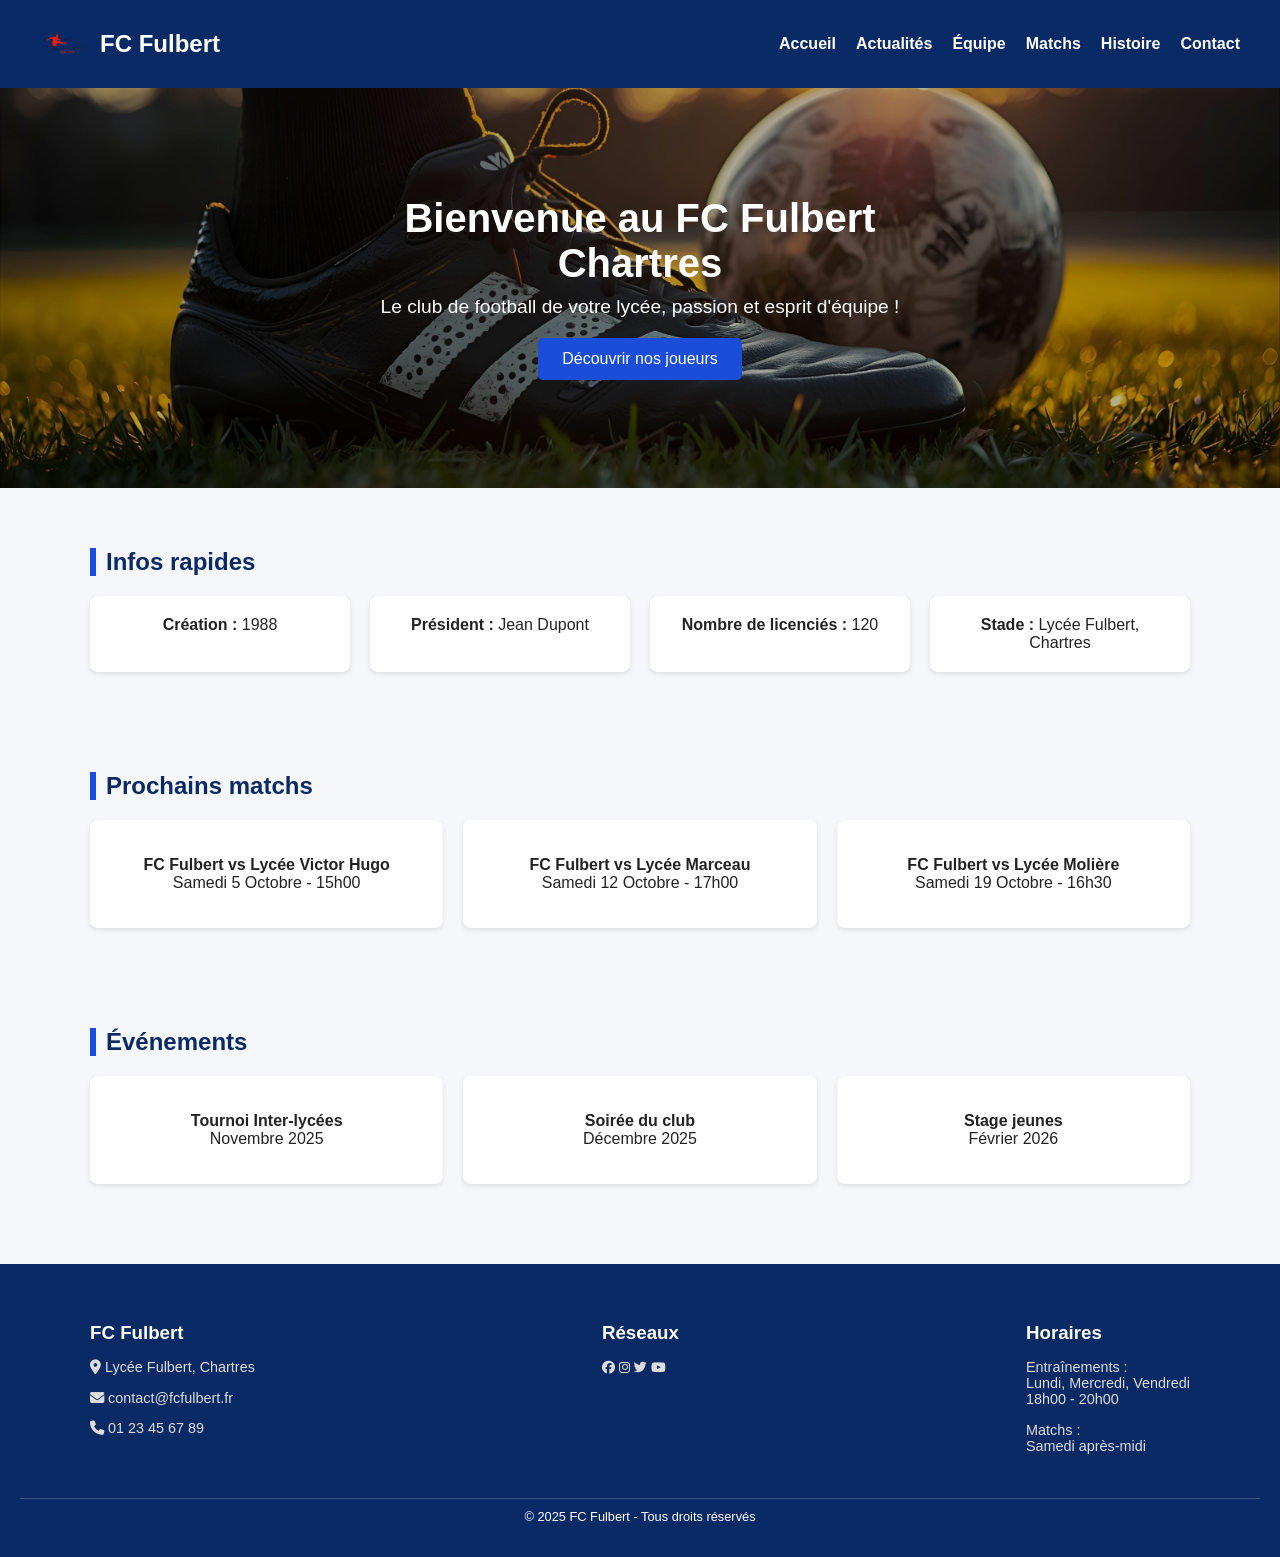
<file: index.html>
<!DOCTYPE html>
<html lang="fr">
<head>
  <meta charset="UTF-8">
  <meta name="viewport" content="width=device-width, initial-scale=1.0">
  <title>FC Fulbert - Accueil</title>
  <link rel="stylesheet" href="./pages/assets/css/style.css">
  <link rel="icon" href="./pages/assets/image/logo.png" type="image/png">
  <!-- Icônes Font Awesome -->
  <link rel="stylesheet" href="https://cdnjs.cloudflare.com/ajax/libs/font-awesome/6.5.0/css/all.min.css">
</head>
<body>

  <!-- Navigation -->
  <nav>
    <div class="logo">
      <img src="./pages/assets/image/logo.png" alt="Logo FC Fulbert">
      <h1>FC Fulbert</h1>
    </div>
    <ul>
      <li><a href="./index.html">Accueil</a></li>
      <li><a href="./pages/actualites.html">Actualités</a></li>
      <li><a href="./pages/equipe.html">Équipe</a></li>
      <li><a href="./pages/matchs.html">Matchs</a></li>
      <li><a href="./pages/histoire.html">Histoire</a></li>
      <li><a href="./pages/contact.html">Contact</a></li>
    </ul>
  </nav>

  <!-- Bannière avec image -->
  <div class="banner">
    <img src="./pages/assets/image/banniere.jpg" alt="Bannière FC Fulbert">
    <div class="banner-text">
      <h1>Bienvenue au FC Fulbert Chartres</h1>
      <p>Le club de football de votre lycée, passion et esprit d'équipe !</p>
      <button>Découvrir nos joueurs</button>
    </div>
  </div>

  <!-- Infos rapides -->
  <section>
    <h2>Infos rapides</h2>
    <div class="info-grid">
      <div class="card"><strong>Création :</strong> 1988</div>
      <div class="card"><strong>Président :</strong> Jean Dupont</div>
      <div class="card"><strong>Nombre de licenciés :</strong> 120</div>
      <div class="card"><strong>Stade :</strong> Lycée Fulbert, Chartres</div>
    </div>
  </section>

  <!-- Prochains matchs -->
  <section>
    <h2>Prochains matchs</h2>
    <div class="cards-grid">
      <div class="card"><p><strong>FC Fulbert vs Lycée Victor Hugo</strong><br> Samedi 5 Octobre - 15h00</p></div>
      <div class="card"><p><strong>FC Fulbert vs Lycée Marceau</strong><br> Samedi 12 Octobre - 17h00</p></div>
      <div class="card"><p><strong>FC Fulbert vs Lycée Molière</strong><br> Samedi 19 Octobre - 16h30</p></div>
    </div>
  </section>

  <!-- Événements -->
  <section>
    <h2>Événements</h2>
    <div class="cards-grid">
      <div class="card"><p><strong>Tournoi Inter-lycées</strong><br> Novembre 2025</p></div>
      <div class="card"><p><strong>Soirée du club</strong><br> Décembre 2025</p></div>
      <div class="card"><p><strong>Stage jeunes</strong><br> Février 2026</p></div>
    </div>
  </section>

  <!-- Footer -->
  <footer>
    <div class="footer-container">
      <div class="footer-section">
        <h3>FC Fulbert</h3>
        <p><i class="fas fa-location-dot"></i> Lycée Fulbert, Chartres</p>
        <p><i class="fas fa-envelope"></i> contact@fcfulbert.fr</p>
        <p><i class="fas fa-phone"></i> 01 23 45 67 89</p>
      </div>
      <div class="footer-section">
        <h3>Réseaux</h3>
        <p>
          <a href="#"><i class="fab fa-facebook"></i></a>
          <a href="#"><i class="fab fa-instagram"></i></a>
          <a href="#"><i class="fab fa-twitter"></i></a>
          <a href="#"><i class="fab fa-youtube"></i></a>
        </p>
      </div>
      <div class="footer-section">
        <h3>Horaires</h3>
        <p>Entraînements : <br>Lundi, Mercredi, Vendredi<br>18h00 - 20h00</p>
        <p>Matchs : <br>Samedi après-midi</p>
      </div>
    </div>
    <p class="footer-bottom">© 2025 FC Fulbert - Tous droits réservés</p>
  </footer>

</body>
</html>
</file>
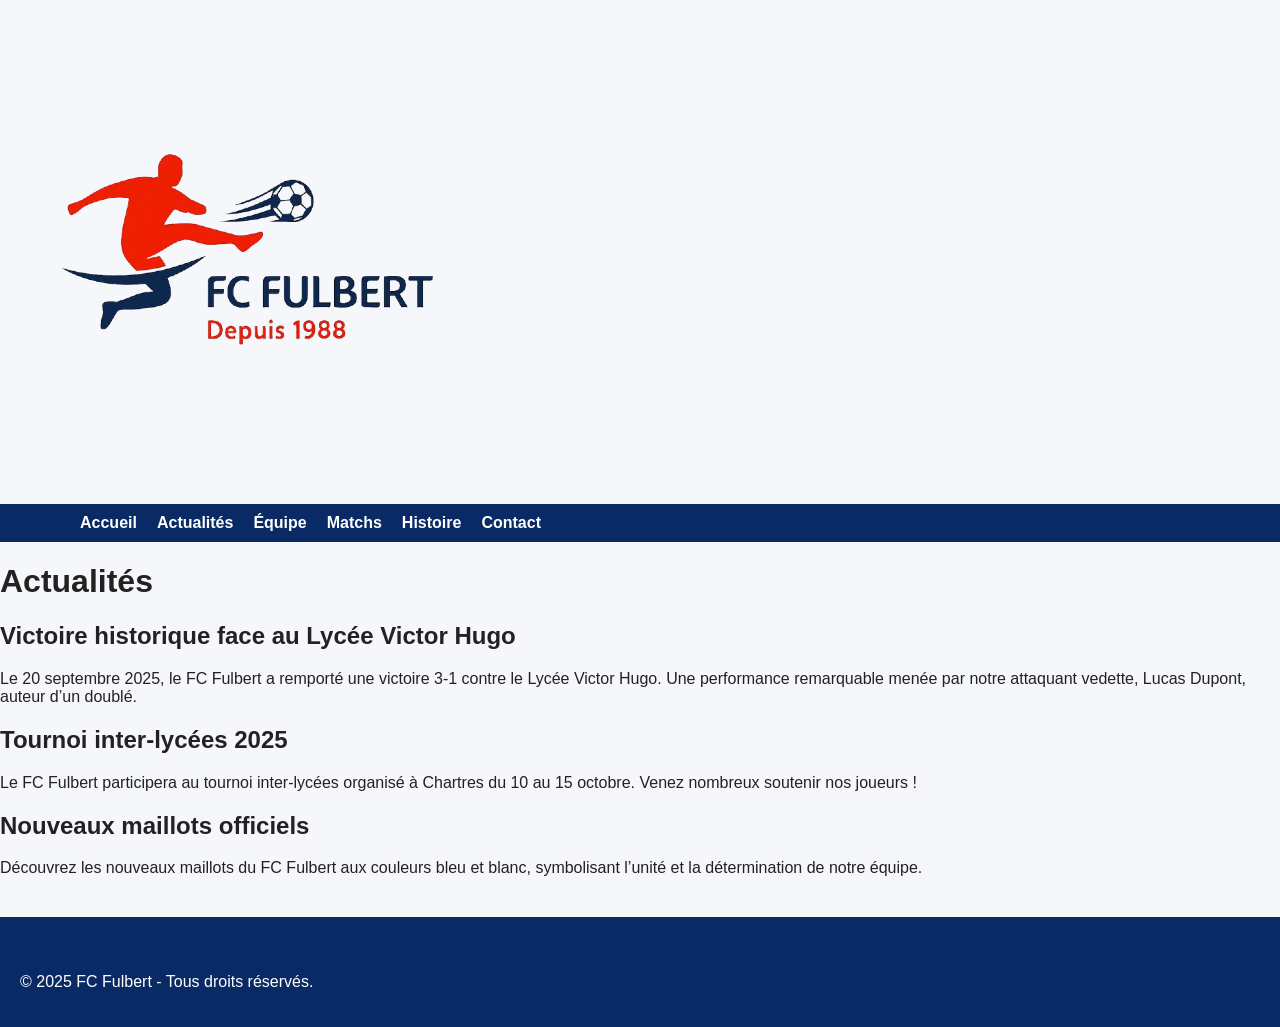
<file: pages/actualites.html>
<!DOCTYPE html>
<html lang="fr">
<head>
  <meta charset="UTF-8">
  <meta name="viewport" content="width=device-width, initial-scale=1.0">
  <title>FC Fulbert - Actualités</title>
  <link rel="stylesheet" href="./assets/css/style.css">
  <link rel="icon" href="./assets/image/logo.png" type="image/png">
</head>
<body>
  <header>
    <img src="./assets/image/logo.png" alt="Logo FC Fulbert">
    <nav>
      <ul>
        <li><a href="../index.html">Accueil</a></li>
        <li><a href="./actualites.html">Actualités</a></li>
        <li><a href="./equipe.html">Équipe</a></li>
        <li><a href="./matchs.html">Matchs</a></li>
        <li><a href="./histoire.html">Histoire</a></li>
        <li><a href="./contact.html">Contact</a></li>
      </ul>
    </nav>
  </header>

  <main>
    <h1>Actualités</h1>
    <article>
      <h2>Victoire historique face au Lycée Victor Hugo</h2>
      <p>Le 20 septembre 2025, le FC Fulbert a remporté une victoire 3-1 contre le Lycée Victor Hugo. Une performance remarquable menée par notre attaquant vedette, Lucas Dupont, auteur d’un doublé.</p>
    </article>
    <article>
      <h2>Tournoi inter-lycées 2025</h2>
      <p>Le FC Fulbert participera au tournoi inter-lycées organisé à Chartres du 10 au 15 octobre. Venez nombreux soutenir nos joueurs !</p>
    </article>
    <article>
      <h2>Nouveaux maillots officiels</h2>
      <p>Découvrez les nouveaux maillots du FC Fulbert aux couleurs bleu et blanc, symbolisant l’unité et la détermination de notre équipe.</p>
    </article>
  </main>

  <footer>
    <p>&copy; 2025 FC Fulbert - Tous droits réservés.</p>
  </footer>
</body>
</html>
</file>
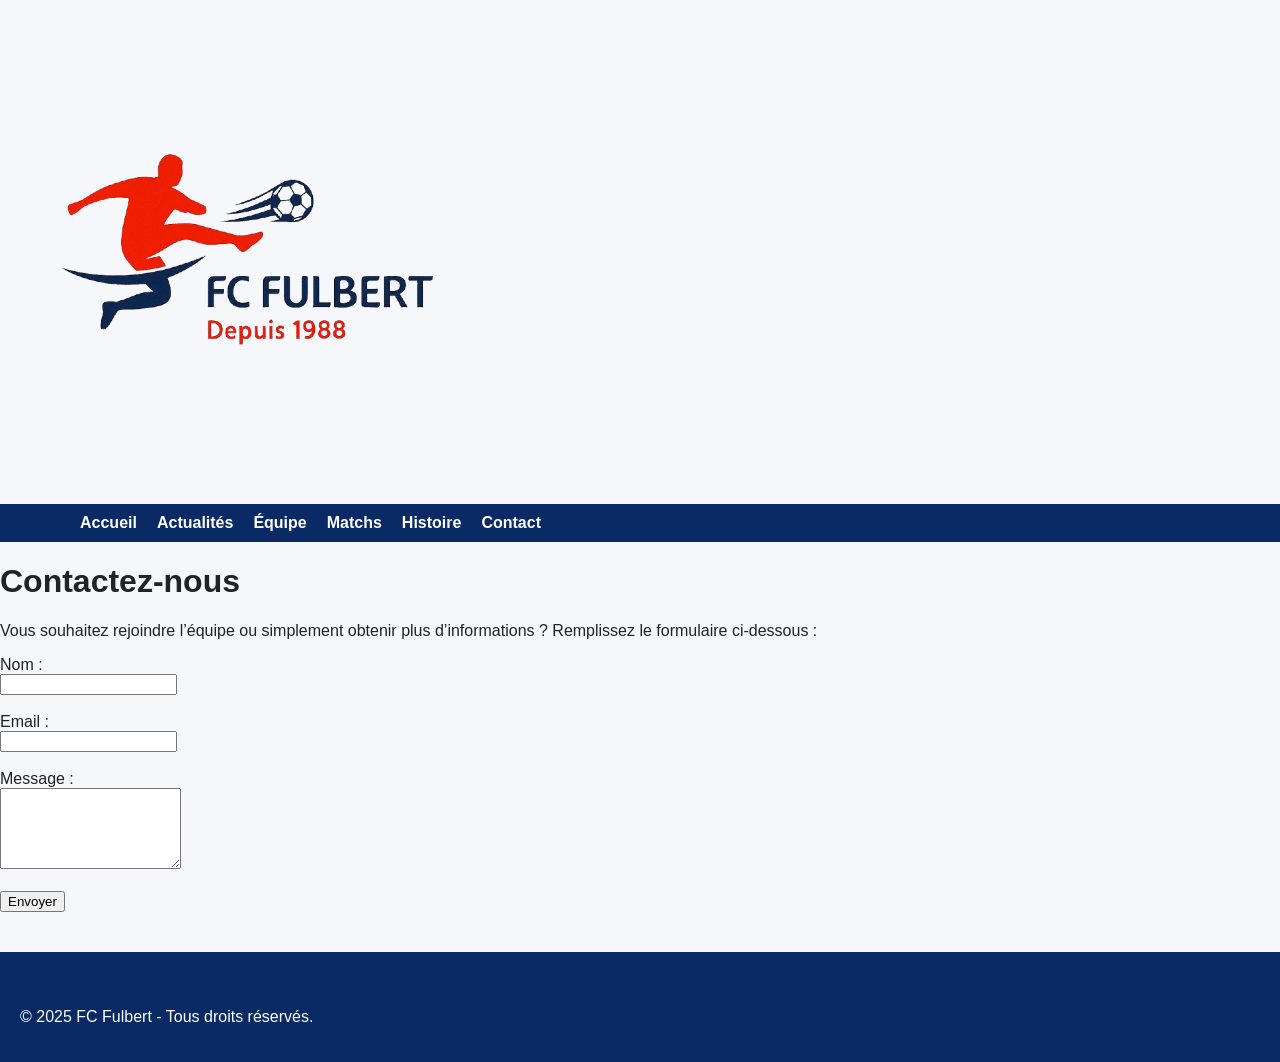
<file: pages/contact.html>
<!DOCTYPE html>
<html lang="fr">
<head>
  <meta charset="UTF-8">
  <meta name="viewport" content="width=device-width, initial-scale=1.0">
  <title>FC Fulbert - Contact</title>
  <link rel="stylesheet" href="./assets/css/style.css">
  <link rel="icon" href="./assets/image/logo.png" type="image/png">
</head>
<body>
  <header>
    <img src="./assets/image/logo.png" alt="Logo FC Fulbert">
    <nav>
      <ul>
        <li><a href="../index.html">Accueil</a></li>
        <li><a href="./actualites.html">Actualités</a></li>
        <li><a href="./equipe.html">Équipe</a></li>
        <li><a href="./matchs.html">Matchs</a></li>
        <li><a href="./histoire.html">Histoire</a></li>
        <li><a href="./contact.html">Contact</a></li>
      </ul>
    </nav>
  </header>

  <main>
    <h1>Contactez-nous</h1>
    <p>Vous souhaitez rejoindre l’équipe ou simplement obtenir plus d’informations ? Remplissez le formulaire ci-dessous :</p>
    <form>
      <label for="nom">Nom :</label><br>
      <input type="text" id="nom" name="nom" required><br><br>

      <label for="email">Email :</label><br>
      <input type="email" id="email" name="email" required><br><br>

      <label for="message">Message :</label><br>
      <textarea id="message" name="message" rows="5" required></textarea><br><br>

      <button type="submit">Envoyer</button>
    </form>
  </main>

  <footer>
    <p>&copy; 2025 FC Fulbert - Tous droits réservés.</p>
  </footer>
</body>
</html>
</file>
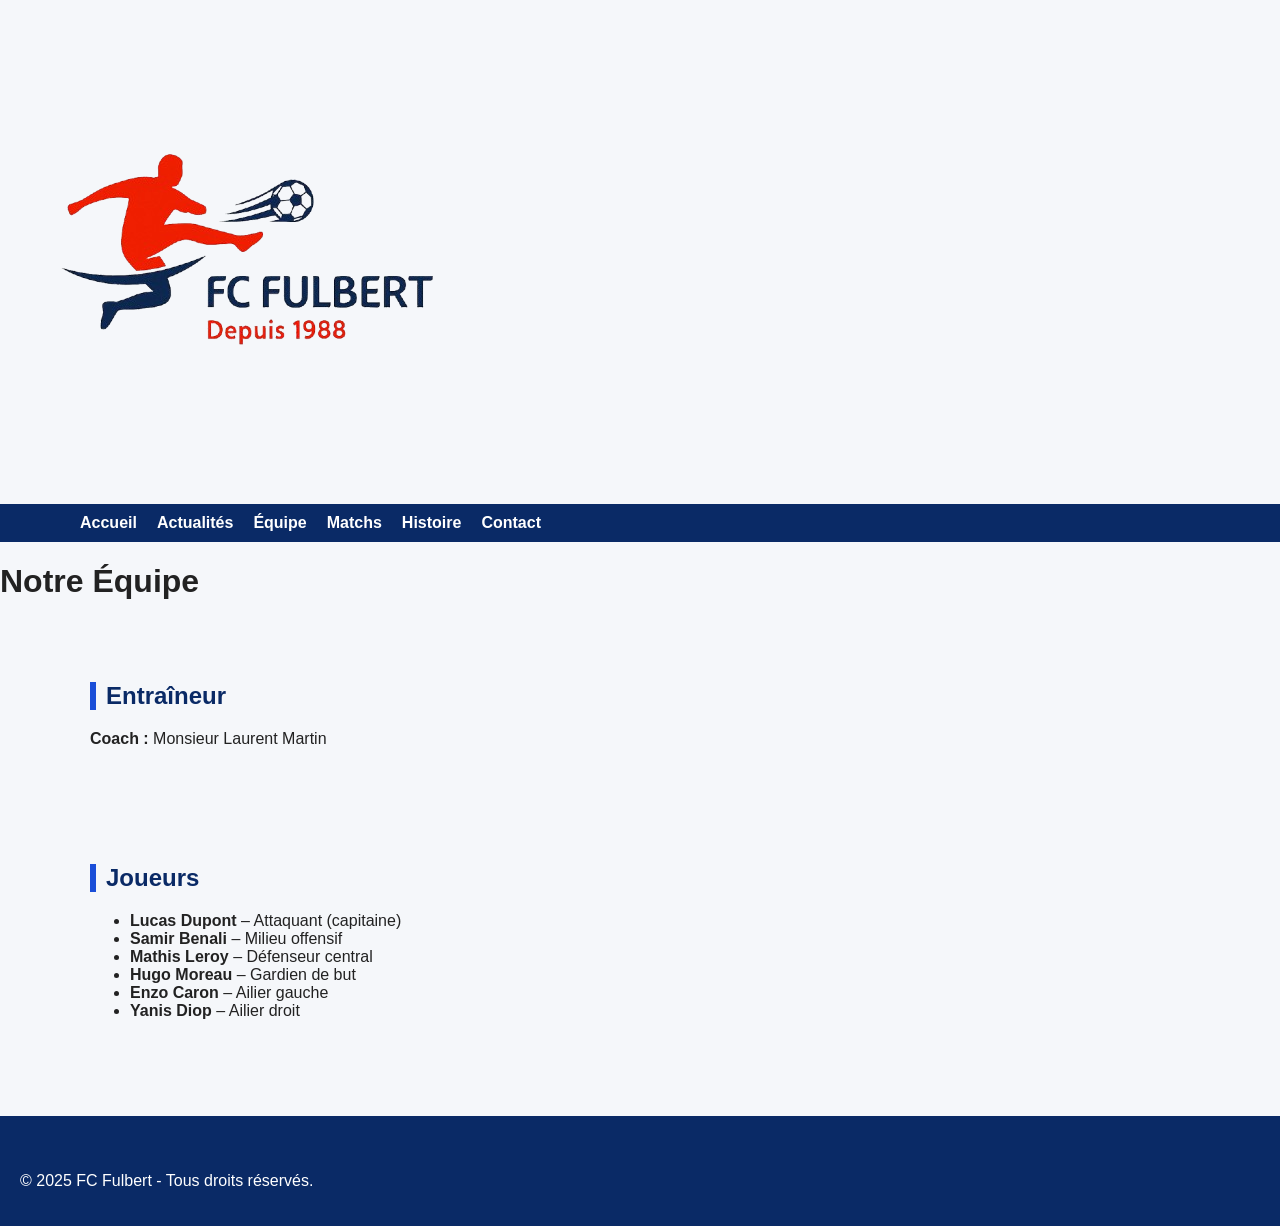
<file: pages/equipe.html>
<!DOCTYPE html>
<html lang="fr">
<head>
  <meta charset="UTF-8">
  <meta name="viewport" content="width=device-width, initial-scale=1.0">
  <title>FC Fulbert - Équipe</title>
  <link rel="stylesheet" href="./assets/css/style.css">
  <link rel="icon" href="./assets/image/logo.png" type="image/png">
</head>
<body>
  <header>
    <img src="./assets/image/logo.png" alt="Logo FC Fulbert">
    <nav>
      <ul>
        <li><a href="../index.html">Accueil</a></li>
        <li><a href="./actualites.html">Actualités</a></li>
        <li><a href="./equipe.html">Équipe</a></li>
        <li><a href="./matchs.html">Matchs</a></li>
        <li><a href="./histoire.html">Histoire</a></li>
        <li><a href="./contact.html">Contact</a></li>
      </ul>
    </nav>
  </header>

  <main>
    <h1>Notre Équipe</h1>
    <section>
      <h2>Entraîneur</h2>
      <p><strong>Coach :</strong> Monsieur Laurent Martin</p>
    </section>

    <section>
      <h2>Joueurs</h2>
      <ul>
        <li><strong>Lucas Dupont</strong> – Attaquant (capitaine)</li>
        <li><strong>Samir Benali</strong> – Milieu offensif</li>
        <li><strong>Mathis Leroy</strong> – Défenseur central</li>
        <li><strong>Hugo Moreau</strong> – Gardien de but</li>
        <li><strong>Enzo Caron</strong> – Ailier gauche</li>
        <li><strong>Yanis Diop</strong> – Ailier droit</li>
      </ul>
    </section>
  </main>

  <footer>
    <p>&copy; 2025 FC Fulbert - Tous droits réservés.</p>
  </footer>
</body>
</html>
</file>
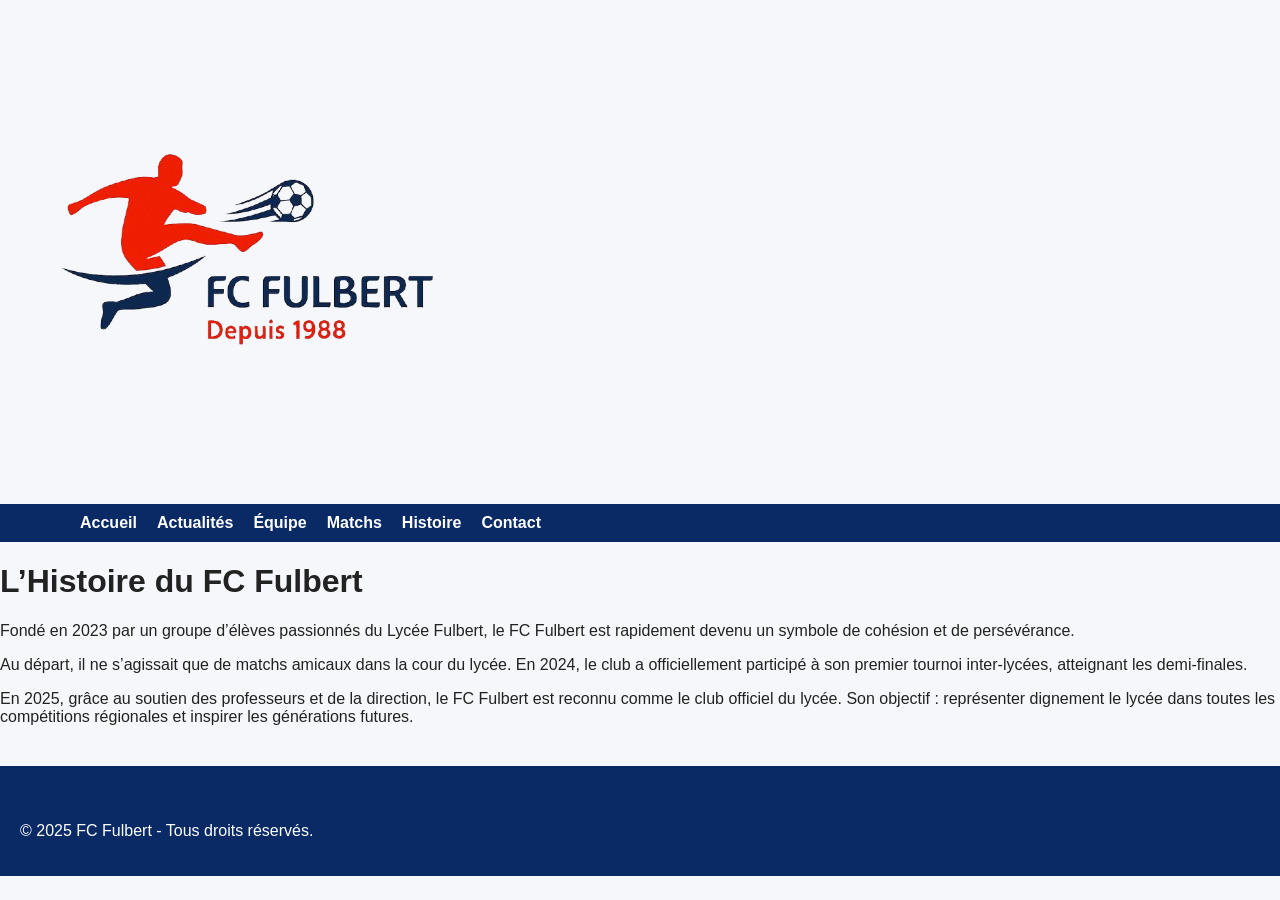
<file: pages/histoire.html>
<!DOCTYPE html>
<html lang="fr">
<head>
  <meta charset="UTF-8">
  <meta name="viewport" content="width=device-width, initial-scale=1.0">
  <title>FC Fulbert - Histoire</title>
  <link rel="stylesheet" href="./assets/css/style.css">
  <link rel="icon" href="./assets/image/logo.png" type="image/png">
</head>
<body>
  <header>
    <img src="./assets/image/logo.png" alt="Logo FC Fulbert">
    <nav>
      <ul>
        <li><a href="../index.html">Accueil</a></li>
        <li><a href="./actualites.html">Actualités</a></li>
        <li><a href="./equipe.html">Équipe</a></li>
        <li><a href="./matchs.html">Matchs</a></li>
        <li><a href="./histoire.html">Histoire</a></li>
        <li><a href="./contact.html">Contact</a></li>
      </ul>
    </nav>
  </header>

  <main>
    <h1>L’Histoire du FC Fulbert</h1>
    <p>Fondé en 2023 par un groupe d’élèves passionnés du Lycée Fulbert, le FC Fulbert est rapidement devenu un symbole de cohésion et de persévérance.</p>
    <p>Au départ, il ne s’agissait que de matchs amicaux dans la cour du lycée. En 2024, le club a officiellement participé à son premier tournoi inter-lycées, atteignant les demi-finales.</p>
    <p>En 2025, grâce au soutien des professeurs et de la direction, le FC Fulbert est reconnu comme le club officiel du lycée. Son objectif : représenter dignement le lycée dans toutes les compétitions régionales et inspirer les générations futures.</p>
  </main>

  <footer>
    <p>&copy; 2025 FC Fulbert - Tous droits réservés.</p>
  </footer>
</body>
</html>
</file>
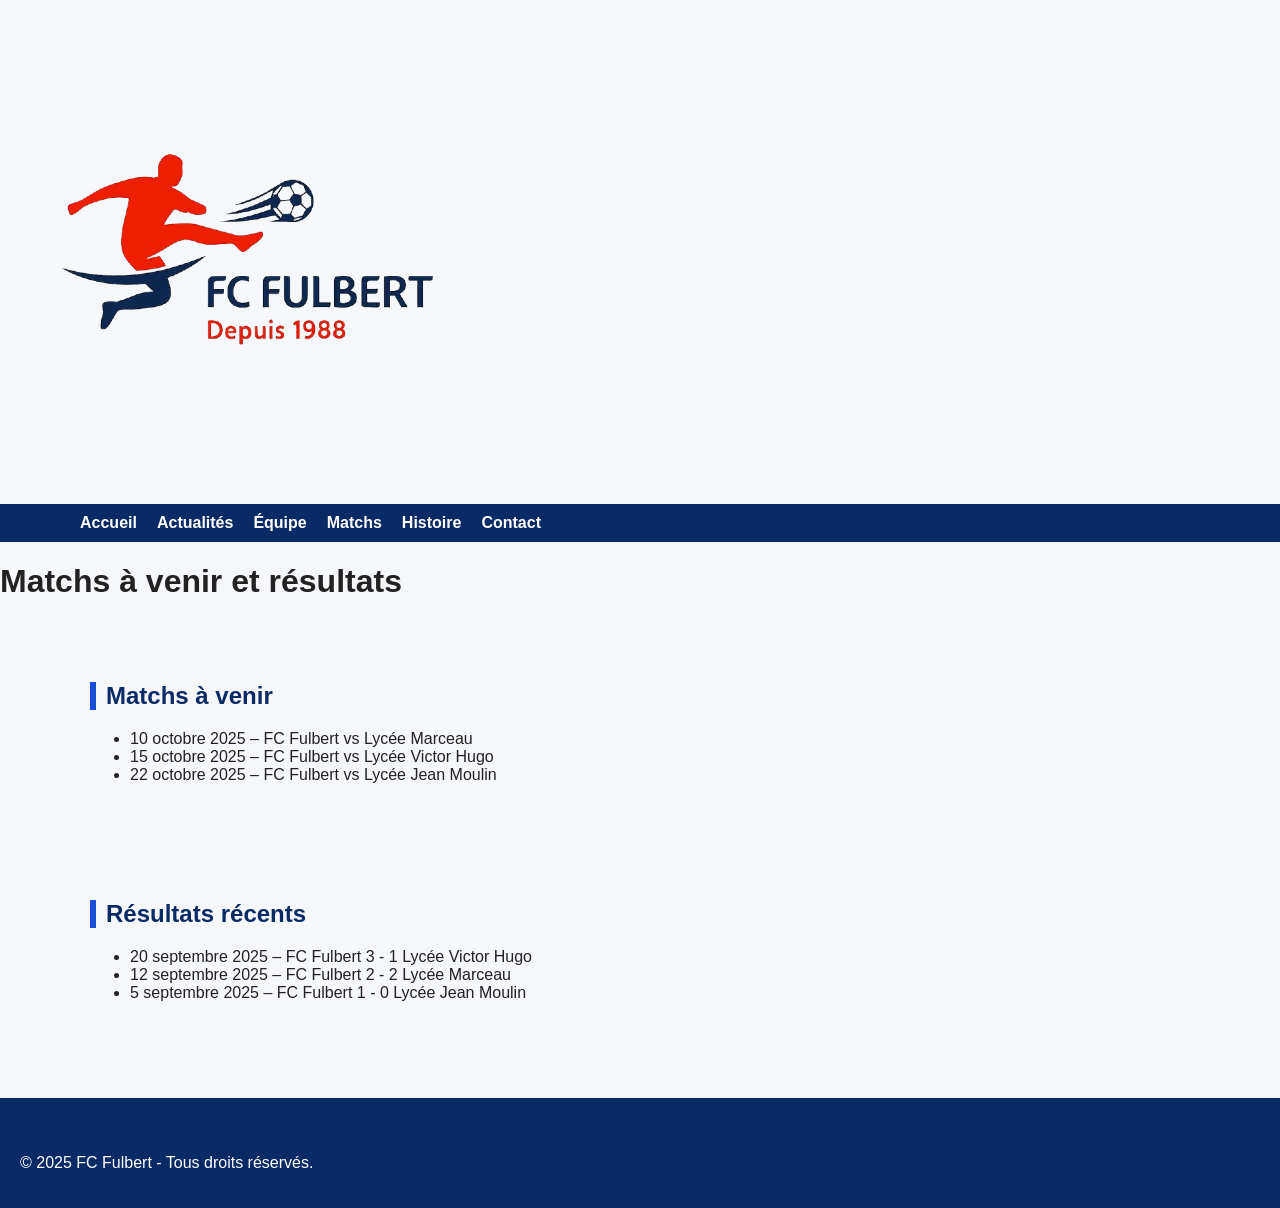
<file: pages/matchs.html>
<!DOCTYPE html>
<html lang="fr">
<head>
  <meta charset="UTF-8">
  <meta name="viewport" content="width=device-width, initial-scale=1.0">
  <title>FC Fulbert - Matchs</title>
  <link rel="stylesheet" href="./assets/css/style.css">
  <link rel="icon" href="./assets/image/logo.png" type="image/png">
</head>
<body>
  <header>
    <img src="./assets/image/logo.png" alt="Logo FC Fulbert">
    <nav>
      <ul>
        <li><a href="../index.html">Accueil</a></li>
        <li><a href="./actualites.html">Actualités</a></li>
        <li><a href="./equipe.html">Équipe</a></li>
        <li><a href="./matchs.html">Matchs</a></li>
        <li><a href="./histoire.html">Histoire</a></li>
        <li><a href="./contact.html">Contact</a></li>
      </ul>
    </nav>
  </header>

  <main>
    <h1>Matchs à venir et résultats</h1>
    <section>
      <h2>Matchs à venir</h2>
      <ul>
        <li>10 octobre 2025 – FC Fulbert vs Lycée Marceau</li>
        <li>15 octobre 2025 – FC Fulbert vs Lycée Victor Hugo</li>
        <li>22 octobre 2025 – FC Fulbert vs Lycée Jean Moulin</li>
      </ul>
    </section>

    <section>
      <h2>Résultats récents</h2>
      <ul>
        <li>20 septembre 2025 – FC Fulbert 3 - 1 Lycée Victor Hugo</li>
        <li>12 septembre 2025 – FC Fulbert 2 - 2 Lycée Marceau</li>
        <li>5 septembre 2025 – FC Fulbert 1 - 0 Lycée Jean Moulin</li>
      </ul>
    </section>
  </main>

  <footer>
    <p>&copy; 2025 FC Fulbert - Tous droits réservés.</p>
  </footer>
</body>
</html>
</file>
<file: pages/assets/css/style.css>
body {
  margin: 0;
  font-family: Arial, sans-serif;
  background-color: #f5f7fa;
  color: #222;
}

/* Navigation */
nav {
  display: flex;
  justify-content: space-between;
  align-items: center;
  background: #0a2a66;
  padding: 10px 40px;
  color: white;
}

nav .logo {
  display: flex;
  align-items: center;
  gap: 10px;
}

nav img {
  height: 50px;
}

nav ul {
  list-style: none;
  display: flex;
  gap: 20px;
  margin: 0;
}

nav ul li a {
  color: white;
  text-decoration: none;
  font-weight: bold;
}

nav ul li a:hover {
  text-decoration: underline;
}

/* Bannière avec image + texte */
.banner {
  position: relative;
  width: 100%;
  height: 400px;
  overflow: hidden;
}

.banner img {
  width: 100%;
  height: 100%;
  object-fit: cover;
  filter: brightness(70%);
}

.banner-text {
  position: absolute;
  top: 50%;
  left: 50%;
  transform: translate(-50%, -50%);
  text-align: center;
  color: white;
}

.banner-text h1 {
  font-size: 2.5em;
  margin: 0;
}

.banner-text p {
  margin: 10px 0 20px;
  font-size: 1.2em;
}

.banner-text button {
  background: #1a4ed8;
  color: white;
  border: none;
  padding: 12px 24px;
  font-size: 1em;
  border-radius: 5px;
  cursor: pointer;
}

.banner-text button:hover {
  background: #163bb3;
}

/* Sections */
section {
  padding: 40px 20px;
  max-width: 1100px;
  margin: auto;
}

section h2 {
  color: #0a2a66;
  border-left: 6px solid #1a4ed8;
  padding-left: 10px;
  margin-bottom: 20px;
}

.info-grid {
  display: grid;
  grid-template-columns: repeat(auto-fit, minmax(200px, 1fr));
  gap: 20px;
}

.cards-grid {
  display: grid;
  grid-template-columns: repeat(auto-fit, minmax(250px, 1fr));
  gap: 20px;
}

.card {
  background: white;
  padding: 20px;
  border-radius: 8px;
  box-shadow: 0 2px 5px rgba(0,0,0,0.1);
  text-align: center;
}

/* Footer */
footer {
  background: #0a2a66;
  color: white;
  padding: 40px 20px 20px;
  margin-top: 40px;
}

.footer-container {
  display: flex;
  flex-wrap: wrap;
  justify-content: space-between;
  gap: 30px;
  max-width: 1100px;
  margin: auto;
}

.footer-section h3 {
  margin-bottom: 15px;
}

.footer-section p, 
.footer-section a {
  color: #ddd;
  font-size: 0.9em;
  text-decoration: none;
}

.footer-section a:hover {
  color: white;
}

.footer-bottom {
  text-align: center;
  margin-top: 30px;
  font-size: 0.8em;
  border-top: 1px solid rgba(255,255,255,0.2);
  padding-top: 10px;
}
</file>
